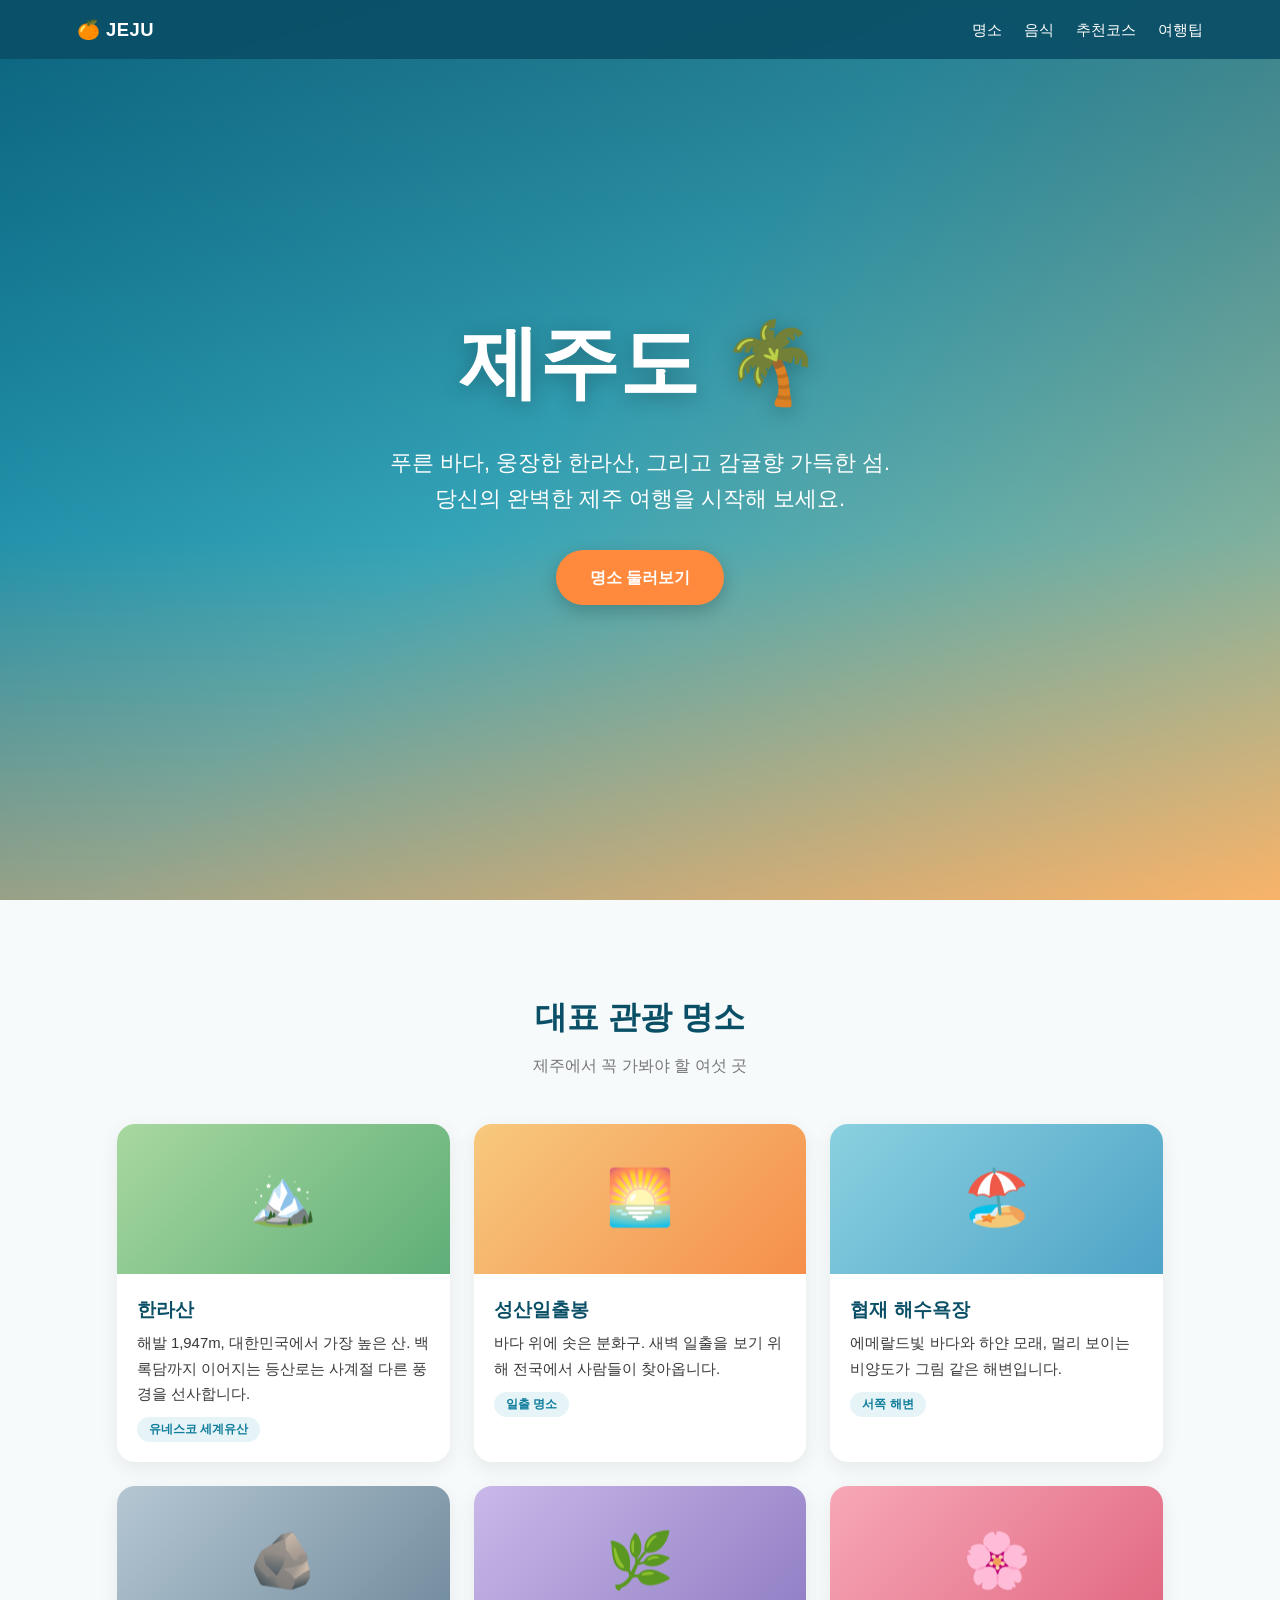
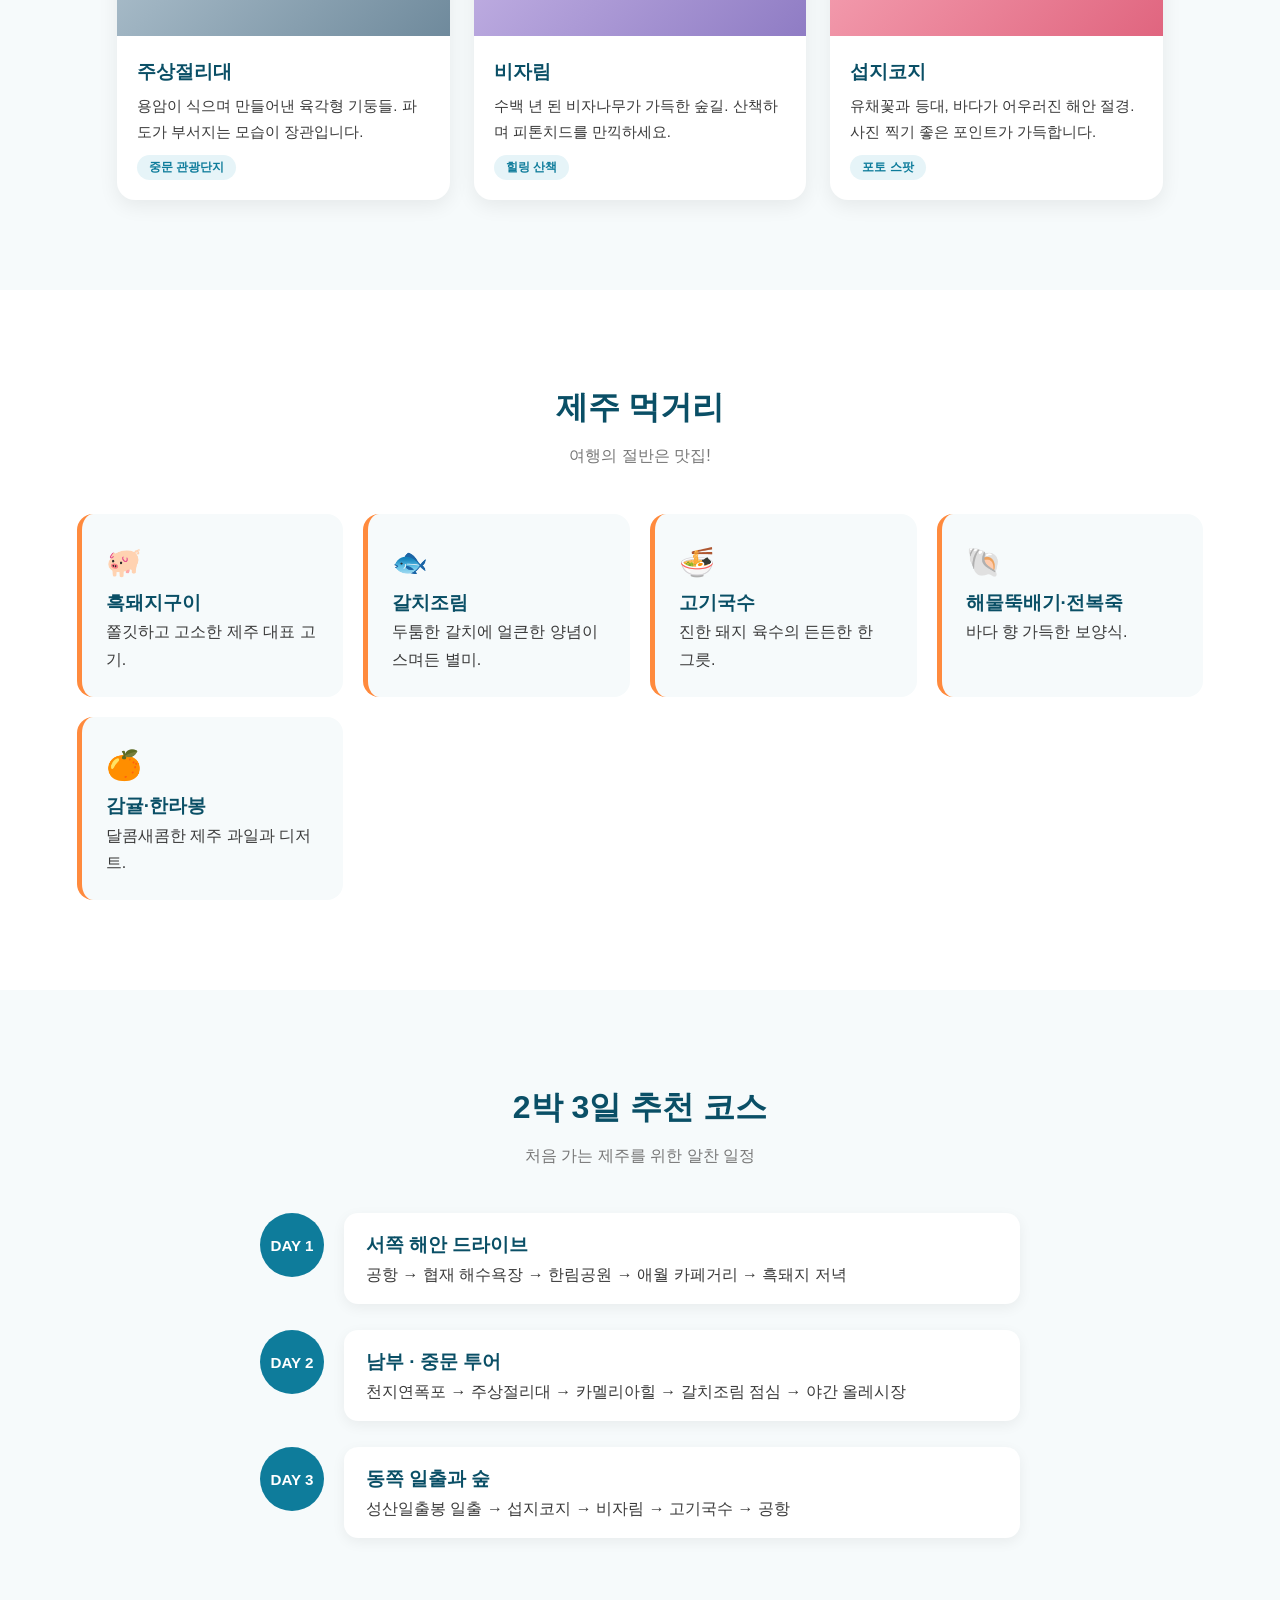
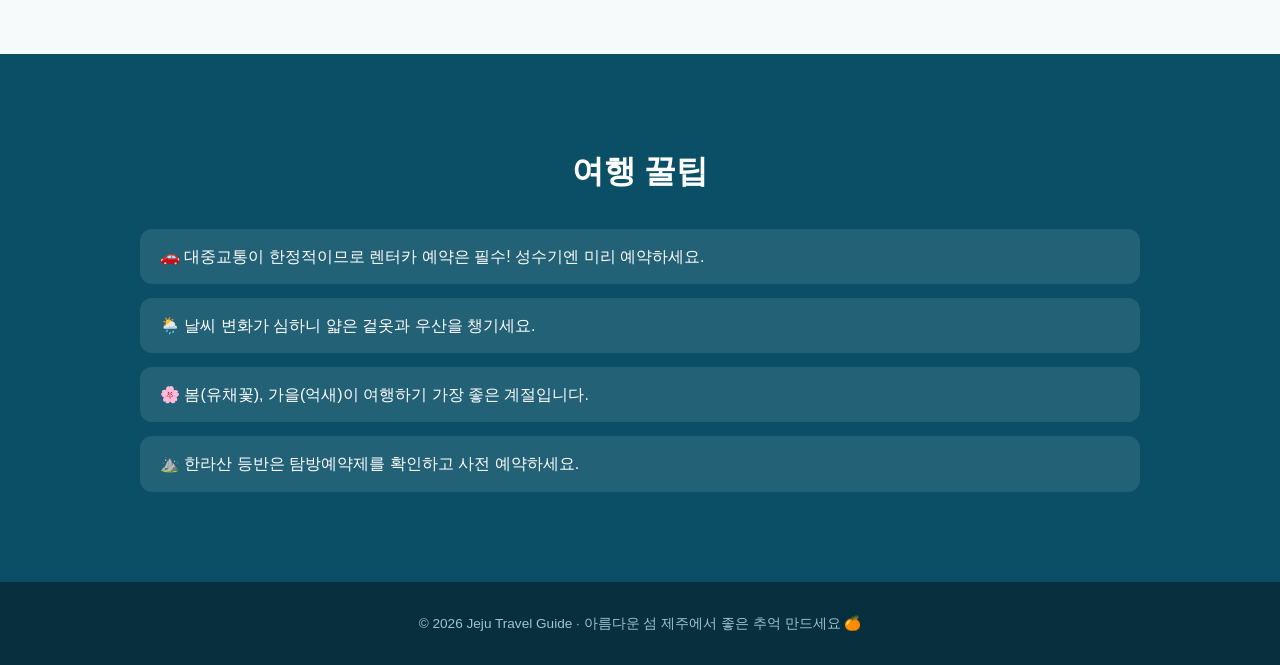
<file: index.html>
<!DOCTYPE html>
<html lang="ko">
<head>
<meta charset="UTF-8">
<meta name="viewport" content="width=device-width, initial-scale=1">
<title>제주도 관광 가이드</title>
<style>
  :root {
    --sea: #0e7c9b;
    --sea-dark: #0a4f66;
    --orange: #ff8a3d;
    --stone: #3a3a3a;
    --bg: #f6fafb;
    --card: #ffffff;
  }
  * { box-sizing: border-box; margin: 0; padding: 0; }
  html { scroll-behavior: smooth; }
  body {
    font-family: "Pretendard", "Malgun Gothic", "Apple SD Gothic Neo", sans-serif;
    color: var(--stone);
    background: var(--bg);
    line-height: 1.7;
  }
  a { color: inherit; text-decoration: none; }

  header.nav {
    position: fixed; top: 0; left: 0; right: 0; z-index: 10;
    display: flex; justify-content: space-between; align-items: center;
    padding: 14px 6vw;
    background: rgba(10, 79, 102, .92);
    backdrop-filter: blur(6px);
    color: #fff;
  }
  .nav .logo { font-weight: 800; font-size: 1.15rem; letter-spacing: .5px; }
  .nav ul { display: flex; gap: 22px; list-style: none; font-size: .95rem; }
  .nav ul a:hover { color: var(--orange); }

  .hero {
    min-height: 100vh;
    display: flex; flex-direction: column; justify-content: center; align-items: center;
    text-align: center; color: #fff; padding: 0 6vw;
    background:
      linear-gradient(180deg, rgba(10,79,102,.55), rgba(14,124,155,.35) 60%, rgba(255,138,61,.45)),
      linear-gradient(135deg, #0e7c9b 0%, #48b9c7 45%, #f4d58d 100%);
  }
  .hero h1 { font-size: clamp(2.6rem, 8vw, 5rem); font-weight: 900; text-shadow: 0 4px 20px rgba(0,0,0,.25); }
  .hero p { margin-top: 14px; font-size: clamp(1rem, 2.5vw, 1.35rem); max-width: 640px; }
  .btn {
    display: inline-block; margin-top: 32px; padding: 14px 34px;
    background: var(--orange); color: #fff; font-weight: 700;
    border-radius: 999px; transition: transform .2s, box-shadow .2s;
    box-shadow: 0 6px 18px rgba(0,0,0,.2);
  }
  .btn:hover { transform: translateY(-3px); box-shadow: 0 10px 24px rgba(0,0,0,.28); }

  section { padding: 90px 6vw; max-width: 1200px; margin: 0 auto; }
  section h2 { font-size: 2rem; color: var(--sea-dark); text-align: center; }
  section .sub { text-align: center; color: #777; margin: 8px 0 44px; }

  .grid { display: grid; grid-template-columns: repeat(auto-fit, minmax(250px, 1fr)); gap: 24px; }
  .card {
    background: var(--card); border-radius: 18px; overflow: hidden;
    box-shadow: 0 6px 20px rgba(0,0,0,.07); transition: transform .25s;
  }
  .card:hover { transform: translateY(-6px); }
  .thumb {
    height: 150px; display: flex; align-items: center; justify-content: center;
    font-size: 3.4rem;
  }
  .card .body { padding: 20px; }
  .card h3 { color: var(--sea-dark); margin-bottom: 6px; }
  .card p { font-size: .93rem; }
  .tag {
    display: inline-block; margin-top: 10px; padding: 2px 12px; font-size: .78rem;
    background: #e6f4f8; color: var(--sea); border-radius: 999px; font-weight: 600;
  }

  .t1 { background: linear-gradient(135deg, #8ad1e0, #4fa3c7); }
  .t2 { background: linear-gradient(135deg, #f7c97e, #f58f4b); }
  .t3 { background: linear-gradient(135deg, #a8d8a0, #5fae78); }
  .t4 { background: linear-gradient(135deg, #c9b8e8, #8f7cc4); }
  .t5 { background: linear-gradient(135deg, #f7a8b8, #e0657f); }
  .t6 { background: linear-gradient(135deg, #b5c7d3, #6f8a9c); }

  .food-wrap { background: #fff; max-width: none; }
  .food-wrap > div { max-width: 1200px; margin: 0 auto; }
  .food-list { display: grid; grid-template-columns: repeat(auto-fit, minmax(220px, 1fr)); gap: 20px; }
  .food {
    padding: 24px; border-radius: 16px; background: var(--bg);
    border-left: 5px solid var(--orange);
  }
  .food h3 { color: var(--sea-dark); }
  .food span { font-size: 1.8rem; }

  .course { max-width: 760px; margin: 0 auto; }
  .day { display: flex; gap: 20px; margin-bottom: 26px; }
  .day .n {
    flex: 0 0 64px; height: 64px; border-radius: 50%;
    background: var(--sea); color: #fff; font-weight: 800;
    display: flex; align-items: center; justify-content: center; font-size: .95rem;
  }
  .day .c { background: var(--card); padding: 16px 22px; border-radius: 14px; box-shadow: 0 4px 14px rgba(0,0,0,.06); flex: 1; }
  .day h3 { color: var(--sea-dark); }

  .tips { background: var(--sea-dark); color: #fff; max-width: none; }
  .tips > div { max-width: 1000px; margin: 0 auto; }
  .tips h2 { color: #fff; }
  .tips ul { list-style: none; margin-top: 30px; display: grid; gap: 14px; }
  .tips li { background: rgba(255,255,255,.1); padding: 14px 20px; border-radius: 12px; }

  footer { text-align: center; padding: 30px; background: #072f3e; color: #9fc3d0; font-size: .85rem; }

  @media (max-width: 640px) {
    .nav ul { display: none; }
    section { padding: 64px 6vw; }
  }
</style>
</head>
<body>

<header class="nav">
  <div class="logo">🍊 JEJU</div>
  <ul>
    <li><a href="#spots">명소</a></li>
    <li><a href="#food">음식</a></li>
    <li><a href="#course">추천코스</a></li>
    <li><a href="#tips">여행팁</a></li>
  </ul>
</header>

<div class="hero">
  <h1>제주도 🌴</h1>
  <p>푸른 바다, 웅장한 한라산, 그리고 감귤향 가득한 섬.<br>당신의 완벽한 제주 여행을 시작해 보세요.</p>
  <a class="btn" href="#spots">명소 둘러보기</a>
</div>

<section id="spots">
  <h2>대표 관광 명소</h2>
  <p class="sub">제주에서 꼭 가봐야 할 여섯 곳</p>
  <div class="grid">
    <div class="card"><div class="thumb t3">🏔️</div><div class="body"><h3>한라산</h3><p>해발 1,947m, 대한민국에서 가장 높은 산. 백록담까지 이어지는 등산로는 사계절 다른 풍경을 선사합니다.</p><span class="tag">유네스코 세계유산</span></div></div>
    <div class="card"><div class="thumb t2">🌅</div><div class="body"><h3>성산일출봉</h3><p>바다 위에 솟은 분화구. 새벽 일출을 보기 위해 전국에서 사람들이 찾아옵니다.</p><span class="tag">일출 명소</span></div></div>
    <div class="card"><div class="thumb t1">🏖️</div><div class="body"><h3>협재 해수욕장</h3><p>에메랄드빛 바다와 하얀 모래, 멀리 보이는 비양도가 그림 같은 해변입니다.</p><span class="tag">서쪽 해변</span></div></div>
    <div class="card"><div class="thumb t6">🪨</div><div class="body"><h3>주상절리대</h3><p>용암이 식으며 만들어낸 육각형 기둥들. 파도가 부서지는 모습이 장관입니다.</p><span class="tag">중문 관광단지</span></div></div>
    <div class="card"><div class="thumb t4">🌿</div><div class="body"><h3>비자림</h3><p>수백 년 된 비자나무가 가득한 숲길. 산책하며 피톤치드를 만끽하세요.</p><span class="tag">힐링 산책</span></div></div>
    <div class="card"><div class="thumb t5">🌸</div><div class="body"><h3>섭지코지</h3><p>유채꽃과 등대, 바다가 어우러진 해안 절경. 사진 찍기 좋은 포인트가 가득합니다.</p><span class="tag">포토 스팟</span></div></div>
  </div>
</section>

<section class="food-wrap" id="food">
  <div>
    <h2>제주 먹거리</h2>
    <p class="sub">여행의 절반은 맛집!</p>
    <div class="food-list">
      <div class="food"><span>🐖</span><h3>흑돼지구이</h3><p>쫄깃하고 고소한 제주 대표 고기.</p></div>
      <div class="food"><span>🐟</span><h3>갈치조림</h3><p>두툼한 갈치에 얼큰한 양념이 스며든 별미.</p></div>
      <div class="food"><span>🍜</span><h3>고기국수</h3><p>진한 돼지 육수의 든든한 한 그릇.</p></div>
      <div class="food"><span>🐚</span><h3>해물뚝배기·전복죽</h3><p>바다 향 가득한 보양식.</p></div>
      <div class="food"><span>🍊</span><h3>감귤·한라봉</h3><p>달콤새콤한 제주 과일과 디저트.</p></div>
    </div>
  </div>
</section>

<section id="course">
  <h2>2박 3일 추천 코스</h2>
  <p class="sub">처음 가는 제주를 위한 알찬 일정</p>
  <div class="course">
    <div class="day"><div class="n">DAY 1</div><div class="c"><h3>서쪽 해안 드라이브</h3><p>공항 → 협재 해수욕장 → 한림공원 → 애월 카페거리 → 흑돼지 저녁</p></div></div>
    <div class="day"><div class="n">DAY 2</div><div class="c"><h3>남부 · 중문 투어</h3><p>천지연폭포 → 주상절리대 → 카멜리아힐 → 갈치조림 점심 → 야간 올레시장</p></div></div>
    <div class="day"><div class="n">DAY 3</div><div class="c"><h3>동쪽 일출과 숲</h3><p>성산일출봉 일출 → 섭지코지 → 비자림 → 고기국수 → 공항</p></div></div>
  </div>
</section>

<section class="tips" id="tips">
  <div>
    <h2>여행 꿀팁</h2>
    <ul>
      <li>🚗 대중교통이 한정적이므로 렌터카 예약은 필수! 성수기엔 미리 예약하세요.</li>
      <li>🌦️ 날씨 변화가 심하니 얇은 겉옷과 우산을 챙기세요.</li>
      <li>🌸 봄(유채꽃), 가을(억새)이 여행하기 가장 좋은 계절입니다.</li>
      <li>⛰️ 한라산 등반은 탐방예약제를 확인하고 사전 예약하세요.</li>
    </ul>
  </div>
</section>

<footer>© 2026 Jeju Travel Guide · 아름다운 섬 제주에서 좋은 추억 만드세요 🍊</footer>

</body>
</html>
</file>
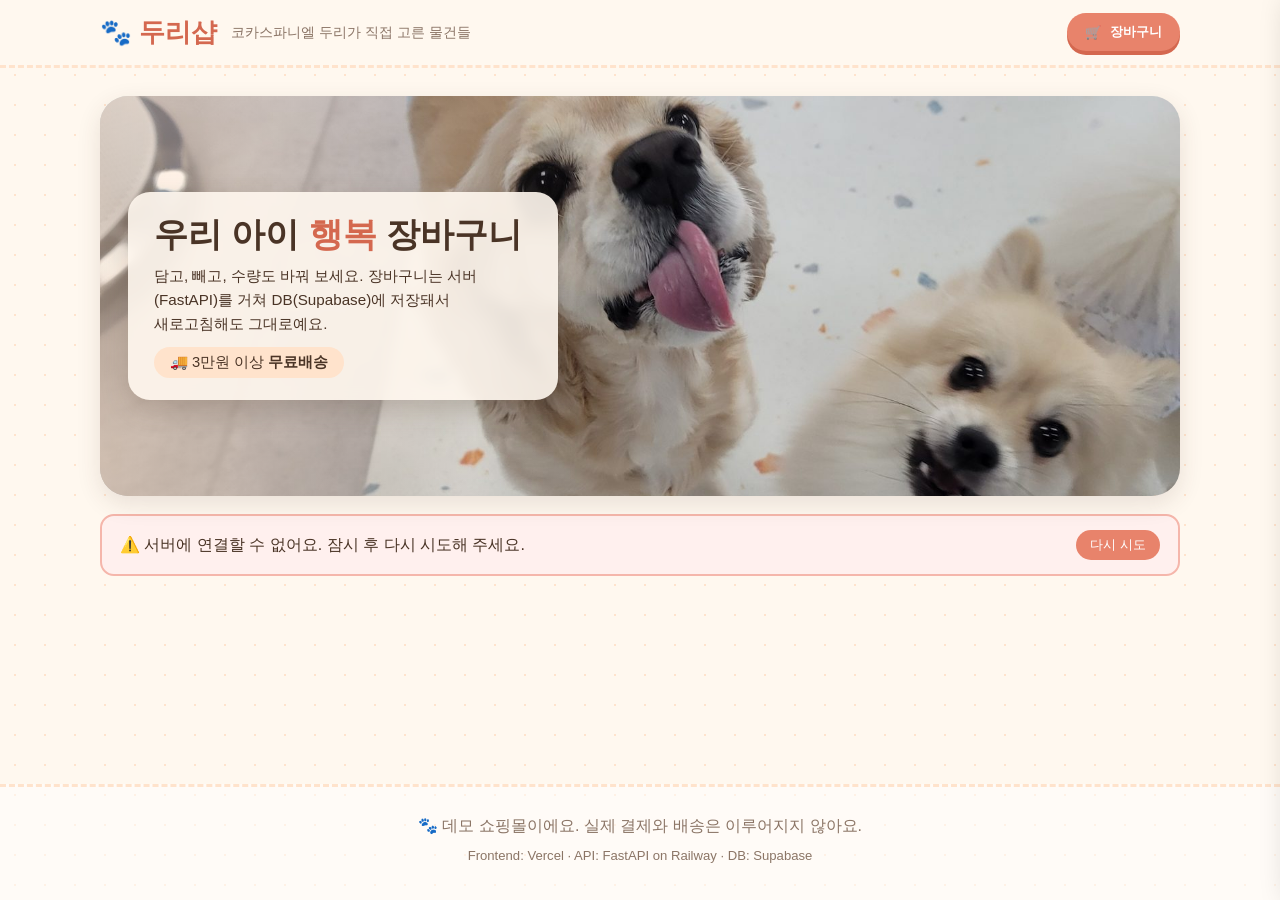
<file: frontend/index.html>
<!DOCTYPE html>
<html lang="ko">
<head>
<meta charset="UTF-8">
<meta name="viewport" content="width=device-width, initial-scale=1">
<title>두리샵 · 귀염둥이 용품점</title>
<meta name="description" content="코카스파니엘 두리가 고른 강아지 용품 — 장바구니 데모 (FastAPI + Supabase)">
<link rel="icon" href="data:image/svg+xml,%3Csvg xmlns='http://www.w3.org/2000/svg' viewBox='0 0 100 100'%3E%3Ctext y='.9em' font-size='90'%3E🐾%3C/text%3E%3C/svg%3E">
<link rel="stylesheet" href="style.css">
</head>
<body>

<header class="top">
  <div class="wrap bar">
    <a class="brand" href="./" aria-label="두리샵 홈"><span class="paw">🐾</span> 두리샵</a>
    <p class="tag">코카스파니엘 두리가 직접 고른 물건들</p>
    <button class="cart-btn" id="openCart" aria-label="장바구니 열기">
      <span class="bag">🛒</span>
      <span class="cart-label">장바구니</span>
      <span class="badge" id="badge" hidden>0</span>
    </button>
  </div>
</header>

<main class="wrap">
  <section class="hero" role="img" aria-label="혀를 낼름 내민 두리와 포메라니안 친구">
    <div class="hero-card">
      <h1>우리 아이 <em>행복</em> 장바구니</h1>
      <p>담고, 빼고, 수량도 바꿔 보세요. 장바구니는 서버(FastAPI)를 거쳐 DB(Supabase)에 저장돼서 새로고침해도 그대로예요.</p>
      <p class="ship">🚚 3만원 이상 <b>무료배송</b></p>
    </div>
  </section>

  <div class="alert" id="alert" role="alert" hidden></div>

  <nav class="chips" id="chips" aria-label="카테고리"></nav>
  <section class="grid" id="grid" aria-live="polite"></section>
</main>

<footer class="foot">
  <p>🐾 데모 쇼핑몰이에요. 실제 결제와 배송은 이루어지지 않아요.</p>
  <p class="small">Frontend: Vercel · API: FastAPI on Railway · DB: Supabase</p>
</footer>

<!-- 장바구니 서랍 -->
<div class="veil" id="veil" hidden></div>
<aside class="drawer" id="drawer" aria-hidden="true" aria-label="장바구니">
  <div class="d-head">
    <h2>🛒 내 장바구니 <small id="dCount"></small></h2>
    <button class="icon" id="closeCart" aria-label="닫기">✕</button>
  </div>
  <div class="ship-box" id="shipBox"></div>
  <ul class="lines" id="lines"></ul>
  <div class="d-empty" id="empty" hidden>
    <img class="pet" src="img/empty.jpg" alt="차 안에서 쿨쿨 자는 두리">
    <p>장바구니가 비어 있어요</p>
    <button class="ghost" id="goShop">쇼핑하러 가기</button>
  </div>
  <div class="d-foot" id="dFoot">
    <dl>
      <div><dt>상품금액</dt><dd id="sSub">0원</dd></div>
      <div><dt>배송비</dt><dd id="sShip">0원</dd></div>
      <div class="sum"><dt>결제 예정금액</dt><dd id="sTotal">0원</dd></div>
    </dl>
    <button class="primary" id="checkout">주문하기</button>
    <button class="link" id="clear">장바구니 비우기</button>
  </div>
</aside>

<!-- 주문 완료 -->
<div class="modal" id="modal" hidden>
  <div class="box">
    <img class="pet big" src="img/order.jpg" alt="간식을 기다리는 두리">
    <h3>주문이 접수됐어요!</h3>
    <p id="orderMsg"></p>
    <p class="small">데모라서 실제 결제·배송은 없어요. 장바구니는 비워졌어요.</p>
    <button class="primary" id="modalOk">계속 쇼핑하기</button>
  </div>
</div>

<div class="toast" id="toast" role="status" aria-live="polite"></div>

<script src="config.js"></script>
<script src="app.js"></script>
</body>
</html>
</file>
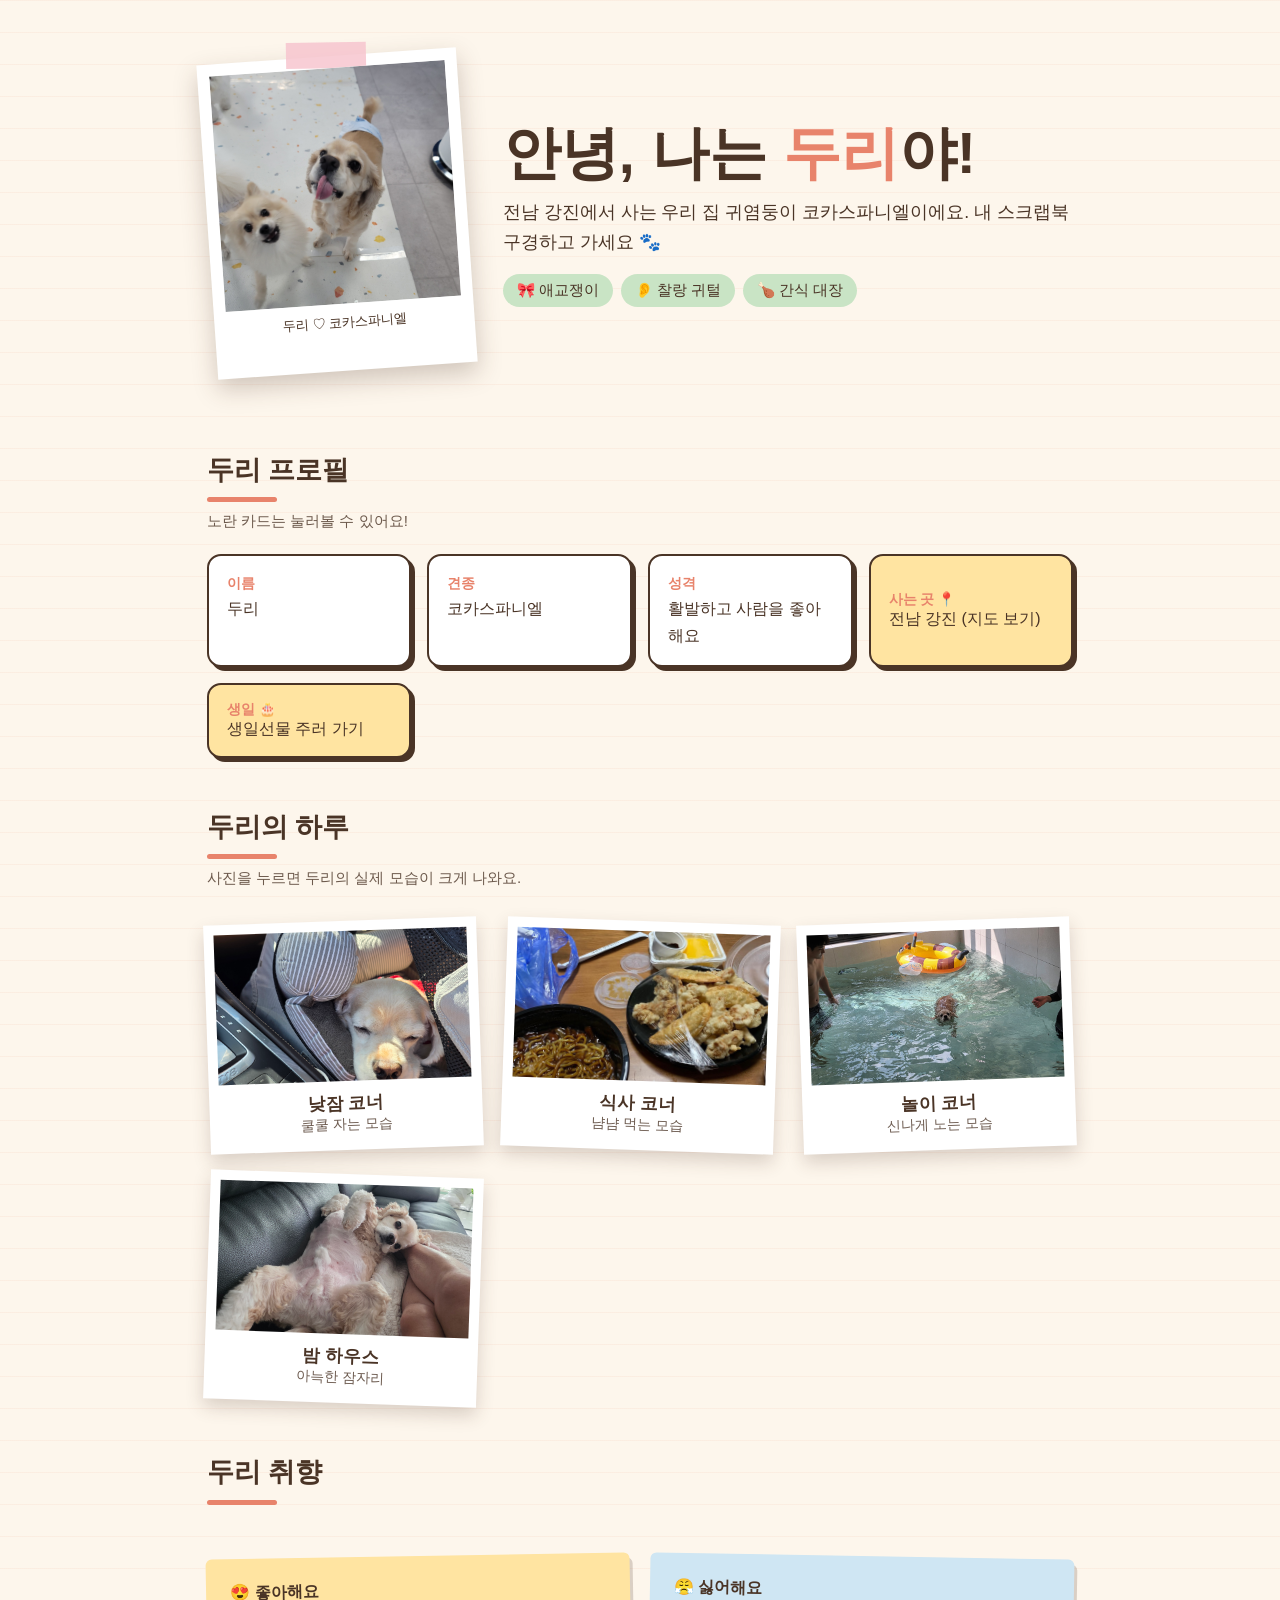
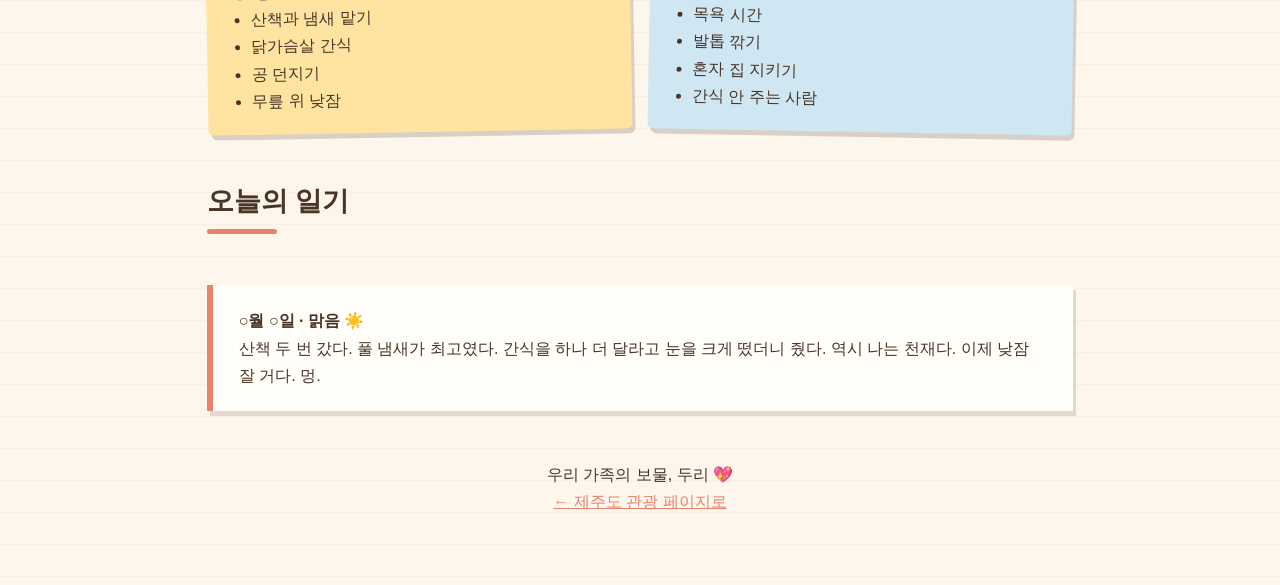
<file: duri.html>
<!DOCTYPE html>
<html lang="ko">
<head>
<meta charset="UTF-8">
<meta name="viewport" content="width=device-width, initial-scale=1">
<title>두리의 스크랩북 🐾</title>
<style>
  :root {
    --paper: #fdf6ec;
    --ink: #4a3426;
    --accent: #e8836b;
    --sky: #cfe6f3;
    --leaf: #c9e4c5;
    --sun: #ffe4a1;
    --rose: #f7c6cf;
  }
  * { box-sizing: border-box; margin: 0; padding: 0; }
  html { scroll-behavior: smooth; }
  body {
    font-family: "Jua", "Malgun Gothic", "Apple SD Gothic Neo", sans-serif;
    color: var(--ink); background: var(--paper); line-height: 1.7;
    background-image: linear-gradient(rgba(232,131,107,.08) 1px, transparent 1px);
    background-size: 100% 32px;
  }
  .wrap { max-width: 1020px; margin: 0 auto; padding: 0 6vw; }

  /* 상단 */
  /* 움직이는 사진: 같은 사진을 겹쳐 머리 부분만 부드럽게 오려 움직입니다 */
  .live { position: relative; aspect-ratio: 1 / 1; overflow: hidden; background: #eee; }
  .live img { position: absolute; inset: 0; width: 100%; height: 100%; object-fit: cover; display: block; }
  .live .base { animation: breathe 5s ease-in-out infinite; transform-origin: 50% 70%; }
  .live .layer { will-change: transform; }
  /* 두리 머리: 갸우뚱 + 끄덕 */
  .duri-head {
    -webkit-mask-image: radial-gradient(ellipse 21% 21% at 54% 47%, #000 55%, transparent 100%);
            mask-image: radial-gradient(ellipse 21% 21% at 54% 47%, #000 55%, transparent 100%);
    transform-origin: 56% 72%;
    animation: tilt 3.2s ease-in-out infinite;
  }
  /* 두리 혀: 낼름낼름 */
  .duri-tongue {
    -webkit-mask-image: radial-gradient(ellipse 7% 8% at 45.5% 50%, #000 50%, transparent 100%);
            mask-image: radial-gradient(ellipse 7% 8% at 45.5% 50%, #000 50%, transparent 100%);
    transform-origin: 45.5% 47%;
    animation: lick 1.1s ease-in-out infinite, tilt 3.2s ease-in-out infinite;
  }
  /* 포메라니안 머리: 신나서 까딱까딱 */
  .pom-head {
    -webkit-mask-image: radial-gradient(ellipse 20% 19% at 17% 62%, #000 55%, transparent 100%);
            mask-image: radial-gradient(ellipse 20% 19% at 17% 62%, #000 55%, transparent 100%);
    transform-origin: 14% 82%;
    animation: bounce 1.4s ease-in-out infinite;
  }
  @keyframes breathe { 50% { transform: scale(1.04); } }
  @keyframes tilt {
    0%, 100% { transform: rotate(-3.5deg) translateY(0); }
    50%      { transform: rotate(3.5deg) translateY(-6px); }
  }
  @keyframes lick {
    0%, 100% { scale: 1 1; }
    50%      { scale: 1.12 1.22; }
  }
  @keyframes bounce {
    0%, 100% { transform: rotate(-5deg) translateY(0); }
    30%      { transform: rotate(4deg) translateY(-9px); }
    60%      { transform: rotate(-2deg) translateY(-3px); }
  }
  @media (prefers-reduced-motion: reduce) {
    .live .base, .live .layer { animation: none; }
  }

  .top { padding: 56px 0 30px; display: grid; grid-template-columns: 260px 1fr; gap: 36px; align-items: center; }
  .polaroid {
    background: #fff; padding: 12px 12px 36px; box-shadow: 0 10px 24px rgba(74,52,38,.25);
    transform: rotate(-4deg); text-align: center; position: relative;
  }
  .polaroid::before { content: ""; position: absolute; top: -14px; left: 50%; width: 80px; height: 26px; margin-left: -40px; background: rgba(247,198,207,.85); transform: rotate(3deg); }
  .polaroid .pic { height: 190px; background: var(--sun); display: flex; align-items: center; justify-content: center; font-size: 5.5rem; background-size: cover; background-position: center; }
  .polaroid small { display: block; margin-top: 8px; }
  .top h1 { font-size: clamp(2.2rem, 7vw, 3.6rem); line-height: 1.2; }
  .top h1 em { color: var(--accent); font-style: normal; }
  .top p { margin-top: 10px; font-size: 1.1rem; }
  .chips { margin-top: 16px; display: flex; flex-wrap: wrap; gap: 8px; }
  .chip { padding: 4px 14px; border-radius: 999px; background: var(--leaf); font-size: .92rem; }

  h2 { font-size: 1.7rem; margin: 46px 0 6px; }
  h2::after { content: ""; display: block; width: 70px; height: 5px; margin-top: 4px; background: var(--accent); border-radius: 3px; }
  .sub { margin-bottom: 20px; font-size: .95rem; opacity: .8; }

  /* 프로필 */
  .facts { display: grid; grid-template-columns: repeat(auto-fit, minmax(190px, 1fr)); gap: 16px; }
  .fact { background: #fff; border-radius: 14px; padding: 16px 18px; border: 2px solid var(--ink); box-shadow: 4px 4px 0 var(--ink); font-family: inherit; text-align: left; color: inherit; font-size: 1rem; }
  .fact b { display: block; font-size: .85rem; color: var(--accent); }
  button.fact { cursor: pointer; background: var(--sun); transition: transform .15s; }
  button.fact:hover { transform: translate(-2px, -2px) rotate(-1deg); }

  /* 코너 */
  .corners { display: grid; grid-template-columns: repeat(auto-fit, minmax(210px, 1fr)); gap: 24px; padding-top: 10px; }
  .corner { background: #fff; padding: 10px 10px 16px; box-shadow: 0 8px 18px rgba(74,52,38,.2); cursor: pointer; border: 0; font-family: inherit; color: inherit; text-align: center; transition: transform .2s; }
  .corner:nth-child(odd) { transform: rotate(-2deg); }
  .corner:nth-child(even) { transform: rotate(2deg); }
  .corner:hover { transform: rotate(0) scale(1.05); }
  .corner .pic { height: 150px; display: flex; align-items: center; justify-content: center; font-size: 3.4rem; background-size: cover; background-position: center; }
  .corner:nth-child(1) .pic { background-color: var(--rose); }
  .corner:nth-child(2) .pic { background-color: var(--leaf); }
  .corner:nth-child(3) .pic { background-color: var(--sun); }
  .corner:nth-child(4) .pic { background-color: var(--sky); }
  .corner h3 { margin-top: 10px; font-size: 1.1rem; }
  .corner p { font-size: .88rem; opacity: .8; }

  /* 일기/좋아요 */
  .two { display: grid; grid-template-columns: 1fr 1fr; gap: 18px; }
  .note { padding: 20px 24px; border-radius: 6px; box-shadow: 3px 5px 0 rgba(74,52,38,.2); }
  .note.a { background: var(--sun); transform: rotate(-1deg); }
  .note.b { background: var(--sky); transform: rotate(1deg); }
  .note li { margin-left: 20px; }
  .diary { background: #fffef8; padding: 22px 26px; border-left: 6px solid var(--accent); box-shadow: 3px 5px 0 rgba(74,52,38,.15); }

  footer { text-align: center; padding: 50px 0 70px; }
  footer a { color: var(--accent); text-decoration: underline; }

  /* 팝업 */
  .modal { position: fixed; inset: 0; z-index: 50; display: none; align-items: center; justify-content: center; padding: 16px; background: rgba(74,52,38,.7); }
  .modal.open { display: flex; }
  .mbox { position: relative; width: min(680px, 100%); max-height: 92vh; overflow: auto; background: var(--paper); border-radius: 12px; padding: 24px; animation: pop .25s ease; }
  @keyframes pop { from { transform: scale(.85) rotate(-2deg); opacity: 0; } }
  .close { position: absolute; top: 10px; right: 12px; width: 34px; height: 34px; border: 2px solid var(--ink); border-radius: 50%; background: #fff; cursor: pointer; }
  .mbox h3 { font-size: 1.5rem; margin-bottom: 12px; padding-right: 40px; }
  .mbox img { display: block; width: 100%; border: 10px solid #fff; box-shadow: 0 6px 16px rgba(0,0,0,.25); }
  .mbox iframe { width: 100%; height: 380px; border: 0; }
  .cap { margin-top: 12px; text-align: center; }
  .empty { padding: 40px 18px; text-align: center; border: 3px dashed var(--accent); background: #fff; }
  .empty code { background: var(--sun); padding: 2px 8px; border-radius: 6px; }
  .gifts { display: grid; grid-template-columns: repeat(auto-fit, minmax(110px, 1fr)); gap: 12px; margin: 14px 0; }
  .gift { padding: 14px 6px; border: 2px solid var(--ink); border-radius: 12px; background: #fff; box-shadow: 3px 3px 0 var(--ink); font-family: inherit; font-size: 1rem; cursor: pointer; transition: transform .15s; }
  .gift:hover { transform: translate(-2px, -2px); }
  .gift span { display: block; font-size: 2.2rem; }
  .reaction { min-height: 100px; padding: 16px; background: var(--sun); text-align: center; border-radius: 12px; }
  .reaction .big { display: block; font-size: 3rem; animation: bob 1s ease-in-out infinite; }
  @keyframes bob { 50% { transform: translateY(-8px); } }

  @media (max-width: 640px) {
    .top { grid-template-columns: 1fr; text-align: center; }
    .polaroid { max-width: 260px; margin: 0 auto; }
    .chips { justify-content: center; }
    .two { grid-template-columns: 1fr; }
  }
</style>
</head>
<body>
<div class="wrap">

  <header class="top">
    <div class="polaroid">
      <div class="live" aria-label="두리와 친구 포메라니안이 움직이는 사진">
        <img class="base" src="photos/duri.jpg" alt="두리와 포메라니안">
        <img class="layer duri-head" src="photos/duri.jpg" alt="" aria-hidden="true">
        <img class="layer duri-tongue" src="photos/duri.jpg" alt="" aria-hidden="true">
        <img class="layer pom-head" src="photos/duri.jpg" alt="" aria-hidden="true">
      </div>
      <small>두리 ♡ 코카스파니엘</small>
    </div>
    <div>
      <h1>안녕, 나는 <em>두리</em>야!</h1>
      <p>전남 강진에서 사는 우리 집 귀염둥이 코카스파니엘이에요. 내 스크랩북 구경하고 가세요 🐾</p>
      <div class="chips"><span class="chip">🎀 애교쟁이</span><span class="chip">👂 찰랑 귀털</span><span class="chip">🍗 간식 대장</span></div>
    </div>
  </header>

  <h2>두리 프로필</h2>
  <p class="sub">노란 카드는 눌러볼 수 있어요!</p>
  <div class="facts">
    <div class="fact"><b>이름</b>두리</div>
    <div class="fact"><b>견종</b>코카스파니엘</div>
    <div class="fact"><b>성격</b>활발하고 사람을 좋아해요</div>
    <button class="fact" onclick="openMap()"><b>사는 곳 📍</b>전남 강진 (지도 보기)</button>
    <button class="fact" onclick="openGift()"><b>생일 🎂</b>생일선물 주러 가기</button>
  </div>

  <h2>두리의 하루</h2>
  <p class="sub">사진을 누르면 두리의 실제 모습이 크게 나와요.</p>
  <div class="corners">
    <button class="corner" onclick="openRoom(0)"><div class="pic">🛏️</div><h3>낮잠 코너</h3><p>쿨쿨 자는 모습</p></button>
    <button class="corner" onclick="openRoom(1)"><div class="pic">🥣</div><h3>식사 코너</h3><p>냠냠 먹는 모습</p></button>
    <button class="corner" onclick="openRoom(2)"><div class="pic">🎾</div><h3>놀이 코너</h3><p>신나게 노는 모습</p></button>
    <button class="corner" onclick="openRoom(3)"><div class="pic">🌙</div><h3>밤 하우스</h3><p>아늑한 잠자리</p></button>
  </div>

  <h2>두리 취향</h2>
  <p class="sub">&nbsp;</p>
  <div class="two">
    <div class="note a"><b>😍 좋아해요</b><ul><li>산책과 냄새 맡기</li><li>닭가슴살 간식</li><li>공 던지기</li><li>무릎 위 낮잠</li></ul></div>
    <div class="note b"><b>😤 싫어해요</b><ul><li>목욕 시간</li><li>발톱 깎기</li><li>혼자 집 지키기</li><li>간식 안 주는 사람</li></ul></div>
  </div>

  <h2>오늘의 일기</h2>
  <p class="sub">&nbsp;</p>
  <div class="diary">
    <b>○월 ○일 · 맑음 ☀️</b><br>
    산책 두 번 갔다. 풀 냄새가 최고였다. 간식을 하나 더 달라고 눈을 크게 떴더니 줬다. 역시 나는 천재다. 이제 낮잠 잘 거다. 멍.
  </div>

  <footer>우리 가족의 보물, 두리 💖<br><a href="index.html">← 제주도 관광 페이지로</a></footer>
</div>

<div class="modal" id="modal" onclick="if(event.target===this)closeModal()">
  <div class="mbox">
    <button class="close" onclick="closeModal()" aria-label="닫기">✕</button>
    <div id="mc"></div>
  </div>
</div>

<script>
  // 두리 실제 사진은 photos 폴더에 아래 이름으로 넣어주세요
  var ROOMS = [
    { t: "😴 낮잠 코너", p: "photos/nap.jpg",   c: "쿨쿨... 낮잠 자는 두리" },
    { t: "🍗 식사 코너", p: "photos/eat.jpg",   c: "냠냠! 맛있게 먹는 두리" },
    { t: "🎾 놀이 코너", p: "photos/play.jpg",  c: "신나게 노는 두리" },
    { t: "🌙 밤 하우스", p: "photos/night.jpg", c: "아늑한 밤 하우스의 두리" }
  ];
  var modal = document.getElementById("modal"), mc = document.getElementById("mc");
  function show(h) { mc.innerHTML = h; modal.classList.add("open"); }
  function closeModal() { modal.classList.remove("open"); mc.innerHTML = ""; }
  document.addEventListener("keydown", function (e) { if (e.key === "Escape") closeModal(); });

  function openRoom(i) {
    var r = ROOMS[i];
    show('<h3>' + r.t + '</h3><img src="' + r.p + '" alt="' + r.c +
      '" onerror="this.outerHTML=\'<div class=empty>🐶📷<br>아직 사진이 없어요!<br><code>' + r.p + '</code> 로 두리 사진을 넣어주세요</div>\'">' +
      '<p class="cap">' + r.c + '</p>');
  }
  function openMap() {
    show('<h3>📍 두리가 사는 곳: 전라남도 강진</h3>' +
      '<iframe src="https://www.google.com/maps?q=%EC%A0%84%EB%82%A8+%EA%B0%95%EC%A7%84&output=embed" loading="lazy" allowfullscreen></iframe>' +
      '<p class="cap">청자와 남도 바다의 고장, 강진 🐾</p>');
  }

  var GIFTS = [
    { e: "🍗", n: "닭가슴살", r: "꼬리 붕붕! 냠냠냠 😋", d: "🐶" },
    { e: "🎾", n: "테니스공", r: "던져줘 던져줘! 🎾", d: "🐕" },
    { e: "🧸", n: "곰인형", r: "새 친구다! 하루종일 물고 다닐래 🥰", d: "🐶" },
    { e: "🦴", n: "뼈 간식", r: "소중하니까 숨겨둘 거야 🤫", d: "🐕" },
    { e: "🎀", n: "리본", r: "나 예뻐? 귀에 달아줘! 💖", d: "🐩" },
    { e: "🎂", n: "강아지 케이크", r: "생일 축하해 두리야! 🎉", d: "🥳" }
  ], given = 0;
  function openGift() {
    given = 0;
    show('<h3>🎁 두리 생일선물 주기</h3><p>주고 싶은 선물을 골라 보세요!</p><div class="gifts">' +
      GIFTS.map(function (g, i) { return '<button class="gift" onclick="giveGift(' + i + ')"><span>' + g.e + '</span>' + g.n + '</button>'; }).join("") +
      '</div><div class="reaction" id="rx">선물을 눌러주세요 👆</div>');
  }
  function giveGift(i) {
    var g = GIFTS[i]; given++;
    document.getElementById("rx").innerHTML = '<span class="big">' + g.d + '</span>' + g.r + '<br><small>받은 선물: ' + given + '개 🎉</small>';
  }

  // 사진이 있으면 썸네일로 사용
  function useThumb(el, src) {
    var im = new Image();
    im.onload = function () { el.style.backgroundImage = "url(" + src + ")"; el.textContent = ""; };
    im.src = src;
  }
  document.querySelectorAll(".corner .pic").forEach(function (el, i) { useThumb(el, ROOMS[i].p); });
</script>
</body>
</html>
</file>
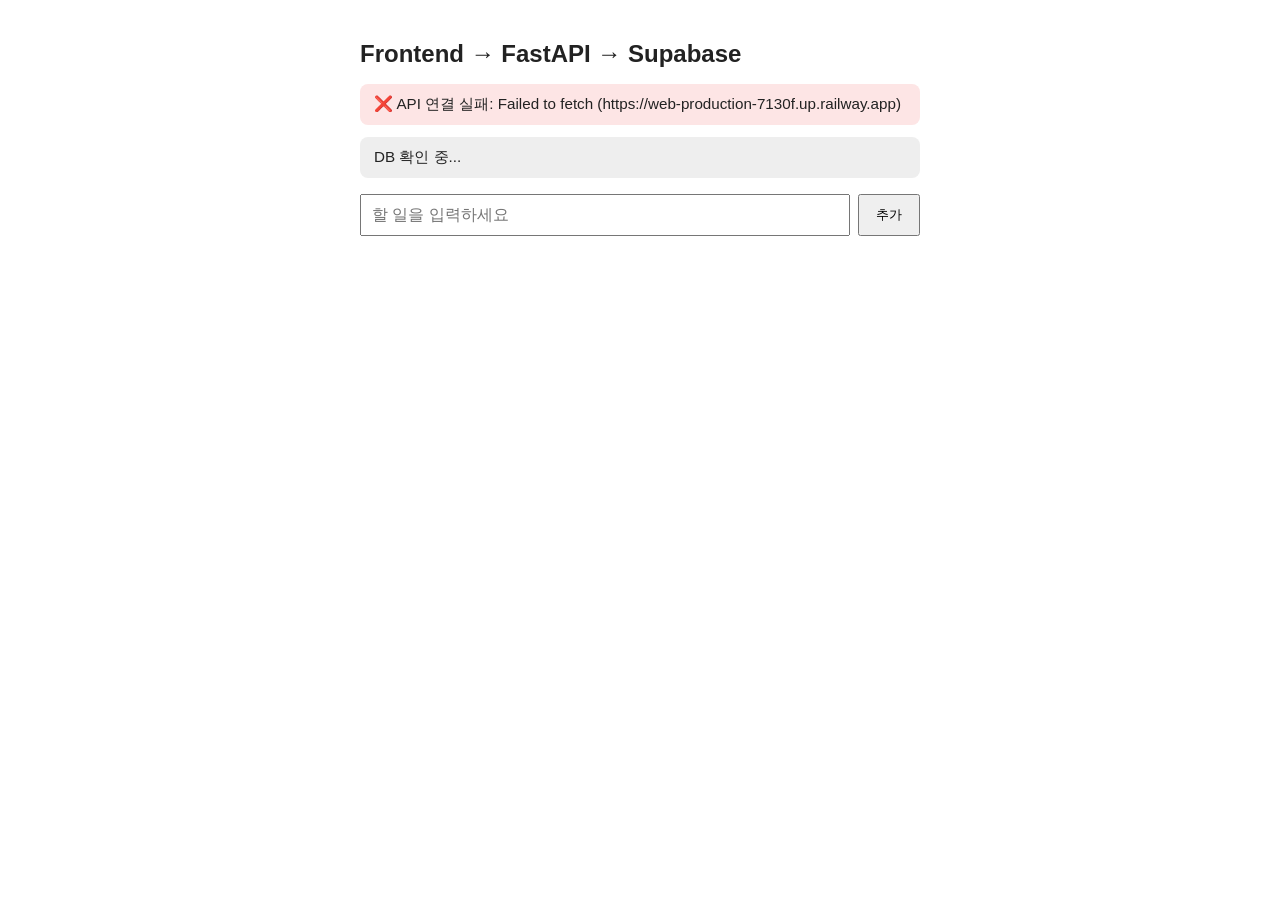
<file: frontend/status.html>
<!DOCTYPE html>
<html lang="ko">
<head>
<meta charset="UTF-8">
<meta name="viewport" content="width=device-width, initial-scale=1">
<title>Full Stack 테스트</title>
<style>
  body { font-family: "Malgun Gothic", sans-serif; max-width: 560px; margin: 40px auto; padding: 0 16px; color: #222; }
  h1 { font-size: 1.5rem; }
  .status { padding: 10px 14px; border-radius: 8px; margin: 12px 0; font-size: .95rem; }
  .ok { background: #e3f6e8; } .bad { background: #fde5e5; } .wait { background: #eee; }
  form { display: flex; gap: 8px; margin: 16px 0; }
  input[type=text] { flex: 1; padding: 10px; font-size: 1rem; }
  button { padding: 10px 16px; cursor: pointer; }
  ul { list-style: none; padding: 0; }
  li { display: flex; align-items: center; gap: 10px; padding: 8px 0; border-bottom: 1px solid #eee; }
  li span { flex: 1; } li.done span { text-decoration: line-through; opacity: .5; }
</style>
</head>
<body>
  <h1>Frontend → FastAPI → Supabase</h1>
  <div id="api" class="status wait">API 확인 중...</div>
  <div id="db" class="status wait">DB 확인 중...</div>

  <form id="form">
    <input type="text" id="title" placeholder="할 일을 입력하세요" required>
    <button>추가</button>
  </form>
  <ul id="list"></ul>

  <script src="config.js"></script>
  <script>
    const API = window.API_URL;
    const $ = (id) => document.getElementById(id);

    function setStatus(el, ok, text) {
      el.className = "status " + (ok ? "ok" : "bad");
      el.textContent = text;
    }

    async function call(path, options) {
      const res = await fetch(API + path, {
        headers: { "Content-Type": "application/json" },
        ...options,
      });
      if (!res.ok) {
        let msg = res.status;
        try { msg = (await res.json()).detail || msg; } catch (e) {}
        throw new Error(msg);
      }
      return res.status === 204 ? null : res.json();
    }

    async function check() {
      try { await call("/health"); setStatus($("api"), true, "✅ API 연결됨 (" + API + ")"); }
      catch (e) { setStatus($("api"), false, "❌ API 연결 실패: " + e.message + " (" + API + ")"); return; }
      try { await call("/health/db"); setStatus($("db"), true, "✅ Supabase 연결됨"); }
      catch (e) { setStatus($("db"), false, "❌ Supabase 오류: " + e.message); }
    }

    async function load() {
      try {
        const todos = await call("/todos");
        $("list").innerHTML = "";
        todos.forEach((t) => {
          const li = document.createElement("li");
          if (t.done) li.className = "done";
          li.innerHTML = '<input type="checkbox"' + (t.done ? " checked" : "") + '><span></span><button>삭제</button>';
          li.querySelector("span").textContent = t.title;
          li.querySelector("input").onchange = async (e) => {
            await call("/todos/" + t.id, { method: "PATCH", body: JSON.stringify({ done: e.target.checked }) });
            load();
          };
          li.querySelector("button").onclick = async () => {
            await call("/todos/" + t.id, { method: "DELETE" });
            load();
          };
          $("list").appendChild(li);
        });
      } catch (e) { /* 상태 박스에 이미 표시됨 */ }
    }

    $("form").onsubmit = async (e) => {
      e.preventDefault();
      await call("/todos", { method: "POST", body: JSON.stringify({ title: $("title").value }) });
      $("title").value = "";
      load();
    };

    check().then(load);
  </script>
</body>
</html>
</file>
<file: frontend/style.css>
:root {
  --cream: #fff8ef;
  --paper: #ffffff;
  --ink: #4a3426;
  --soft: #8b7566;
  --accent: #e8836b;
  --accent-d: #d4684f;
  --peach: #ffe3cc;
  --mint: #d6efdf;
  --sky: #d8e8f5;
  --rose: #fbd5dc;
  --sun: #ffeab0;
  --line: #f0e2d3;
  --shadow: 0 8px 24px rgba(74, 52, 38, .12);
  --r: 20px;
}
* { box-sizing: border-box; margin: 0; padding: 0; }
html { scroll-behavior: smooth; }
body {
  font-family: "Jua", "Pretendard", "Malgun Gothic", "Apple SD Gothic Neo", sans-serif;
  color: var(--ink);
  background: var(--cream);
  background-image: radial-gradient(var(--peach) 1.5px, transparent 1.5px);
  background-size: 30px 30px;
  line-height: 1.6;
  min-height: 100vh;
  display: flex; flex-direction: column;
}
button { font-family: inherit; color: inherit; cursor: pointer; border: 0; background: none; }
button:focus-visible, a:focus-visible { outline: 3px solid var(--accent); outline-offset: 2px; border-radius: 10px; }
[hidden] { display: none !important; }
.wrap { width: min(1080px, 100% - 32px); margin-inline: auto; }

/* 헤더 */
.top { position: sticky; top: 0; z-index: 30; background: rgba(255, 248, 239, .92); backdrop-filter: blur(8px); border-bottom: 3px dashed var(--peach); }
.bar { display: flex; align-items: center; gap: 14px; padding: 12px 0; }
.brand { font-size: 1.6rem; font-weight: 800; color: var(--accent-d); text-decoration: none; white-space: nowrap; }
.paw { display: inline-block; animation: wag 2.4s ease-in-out infinite; transform-origin: 70% 80%; }
@keyframes wag { 0%, 100% { transform: rotate(0); } 10%, 30% { transform: rotate(-14deg); } 20%, 40% { transform: rotate(14deg); } 50% { transform: rotate(0); } }
.tag { color: var(--soft); font-size: .9rem; flex: 1; }
.cart-btn { position: relative; display: flex; align-items: center; gap: 8px; padding: 10px 18px; border-radius: 999px; background: var(--accent); color: #fff; font-weight: 700; box-shadow: 0 4px 0 var(--accent-d); transition: transform .12s, box-shadow .12s; }
.cart-btn:hover { transform: translateY(-2px); box-shadow: 0 6px 0 var(--accent-d); }
.cart-btn:active { transform: translateY(2px); box-shadow: 0 2px 0 var(--accent-d); }
.badge { position: absolute; top: -8px; right: -6px; min-width: 24px; height: 24px; padding: 0 6px; border-radius: 999px; background: #fff; color: var(--accent-d); border: 2px solid var(--accent); font-size: .8rem; display: grid; place-items: center; }
.badge.bump { animation: bump .4s ease; }
@keyframes bump { 40% { transform: scale(1.5); } }

/* 히어로: 두리 사진이 배너 전체 배경 */
.hero { position: relative; display: flex; align-items: center; min-height: clamp(270px, 36vw, 400px); margin: 28px 0 18px; padding: 28px; background: #efe6da url("img/hero.jpg") 62% 38% / cover no-repeat; border-radius: 28px; box-shadow: var(--shadow); overflow: hidden; }
.hero::after { content: ""; position: absolute; inset: 0; background: linear-gradient(90deg, rgba(255, 227, 204, .55), rgba(255, 227, 204, 0) 45%); pointer-events: none; }
.hero-card { position: relative; z-index: 1; max-width: 430px; word-break: keep-all; padding: 22px 26px; background: rgba(255, 248, 239, .9); backdrop-filter: blur(6px); border-radius: 22px; box-shadow: 0 10px 28px rgba(74, 52, 38, .22); }
.hero h1 { font-size: clamp(1.5rem, 4vw, 2.1rem); line-height: 1.25; }
.hero h1 em { font-style: normal; color: var(--accent-d); }
.hero p { margin-top: 8px; font-size: .95rem; }
.hero .ship { display: inline-block; margin-top: 10px; padding: 4px 16px; background: var(--peach); border-radius: 999px; font-size: .92rem; }

.alert { margin: 12px 0; padding: 14px 18px; border-radius: 14px; background: #fff0ee; border: 2px solid #f5b6ab; display: flex; gap: 12px; align-items: center; justify-content: space-between; }
.alert button { padding: 6px 14px; border-radius: 999px; background: var(--accent); color: #fff; }

/* 카테고리 */
.chips { display: flex; flex-wrap: wrap; gap: 8px; margin: 14px 0 18px; }
.chip { padding: 8px 18px; border-radius: 999px; background: var(--paper); border: 2px solid var(--line); transition: all .15s; }
.chip:hover { border-color: var(--accent); }
.chip.on { background: var(--ink); color: #fff; border-color: var(--ink); }

/* 상품 */
.grid { display: grid; grid-template-columns: repeat(auto-fill, minmax(230px, 1fr)); gap: 20px; padding-bottom: 40px; }
.card { background: var(--paper); border-radius: var(--r); overflow: hidden; box-shadow: var(--shadow); display: flex; flex-direction: column; transition: transform .2s, box-shadow .2s; animation: rise .45s ease both; }
.card:hover { transform: translateY(-6px); box-shadow: 0 14px 30px rgba(74, 52, 38, .18); }
@keyframes rise { from { opacity: 0; transform: translateY(14px); } }
.art { height: 160px; display: grid; place-items: center; font-size: 4.6rem; position: relative; }
.art span { transition: transform .3s; filter: drop-shadow(0 6px 6px rgba(0, 0, 0, .15)); }
.card:hover .art span { transform: scale(1.15) rotate(-6deg); }
.art.c-간식 { background: linear-gradient(135deg, var(--sun), #ffd28a); }
.art.c-장난감 { background: linear-gradient(135deg, var(--sky), #b9d3ee); }
.art.c-용품 { background: linear-gradient(135deg, var(--mint), #b4e0c4); }
.art.c-패션 { background: linear-gradient(135deg, var(--rose), #f7b3c0); }
.cat { position: absolute; top: 10px; left: 10px; padding: 2px 10px; border-radius: 999px; background: rgba(255, 255, 255, .85); font-size: .75rem; }
.info { padding: 14px 16px 16px; display: flex; flex-direction: column; gap: 4px; flex: 1; }
.info h3 { font-size: 1.05rem; line-height: 1.3; }
.info p { font-size: .85rem; color: var(--soft); flex: 1; }
.buy { display: flex; align-items: center; justify-content: space-between; margin-top: 10px; }
.price { font-size: 1.15rem; font-weight: 800; color: var(--accent-d); }
.add { padding: 9px 16px; border-radius: 999px; background: var(--ink); color: #fff; font-size: .9rem; transition: transform .12s, background .15s; }
.add:hover { background: var(--accent-d); transform: scale(1.06); }
.add:disabled { opacity: .6; cursor: wait; }
.add.done { background: #3aa76d; }

.skeleton { height: 300px; border-radius: var(--r); background: linear-gradient(90deg, #f6ebdd 25%, #fff3e6 50%, #f6ebdd 75%); background-size: 200% 100%; animation: shimmer 1.2s linear infinite; }
@keyframes shimmer { to { background-position: -200% 0; } }
.nothing { grid-column: 1 / -1; text-align: center; padding: 50px 0; color: var(--soft); }

/* 서랍 */
.veil { position: fixed; inset: 0; background: rgba(74, 52, 38, .45); z-index: 40; animation: fade .25s; }
@keyframes fade { from { opacity: 0; } }
.drawer { position: fixed; top: 0; right: 0; bottom: 0; width: min(420px, 100%); background: var(--cream); z-index: 50; display: flex; flex-direction: column; transform: translateX(105%); transition: transform .32s cubic-bezier(.2, .8, .2, 1); box-shadow: -10px 0 30px rgba(0, 0, 0, .2); }
.drawer.open { transform: none; }
.d-head { display: flex; align-items: center; justify-content: space-between; padding: 18px 20px 10px; }
.d-head h2 { font-size: 1.3rem; }
.d-head small { font-size: .9rem; color: var(--soft); }
.icon { width: 36px; height: 36px; border-radius: 50%; background: var(--paper); border: 2px solid var(--line); }
.ship-box { margin: 0 20px 10px; padding: 12px 14px; background: var(--paper); border-radius: 14px; font-size: .9rem; }
.meter { height: 10px; margin-top: 8px; background: var(--line); border-radius: 999px; overflow: hidden; }
.meter i { display: block; height: 100%; background: linear-gradient(90deg, var(--accent), #f2b25c); border-radius: 999px; transition: width .4s; }
.lines { list-style: none; flex: 1; overflow-y: auto; padding: 0 20px; display: flex; flex-direction: column; gap: 10px; }
.line { display: grid; grid-template-columns: 56px 1fr auto; gap: 12px; align-items: center; padding: 12px; background: var(--paper); border-radius: 16px; animation: rise .3s ease both; }
.line .th { width: 56px; height: 56px; border-radius: 14px; display: grid; place-items: center; font-size: 2rem; }
.line .nm { font-size: .95rem; line-height: 1.3; }
.line .pr { font-size: .85rem; color: var(--soft); }
.line .lt { font-weight: 800; color: var(--accent-d); text-align: right; }
.line .rm { display: block; margin: 4px 0 0 auto; font-size: .78rem; color: var(--soft); text-decoration: underline; }
.step { display: inline-flex; align-items: center; margin-top: 6px; border: 2px solid var(--line); border-radius: 999px; overflow: hidden; }
.step button { width: 30px; height: 28px; font-size: 1.1rem; }
.step button:hover { background: var(--peach); }
.step output { min-width: 30px; text-align: center; font-weight: 700; }
.d-empty { flex: 1; display: grid; place-content: center; text-align: center; color: var(--soft); gap: 8px; }
.pet { width: 150px; height: 150px; margin: 0 auto; object-fit: cover; border-radius: 50%; border: 5px solid #fff; box-shadow: var(--shadow); }
.d-foot { padding: 14px 20px 20px; background: var(--paper); border-top: 3px dashed var(--peach); }
.d-foot dl > div { display: flex; justify-content: space-between; padding: 3px 0; }
.d-foot .sum { margin-top: 6px; padding-top: 8px; border-top: 2px solid var(--line); font-size: 1.15rem; font-weight: 800; }
.d-foot .sum dd { color: var(--accent-d); }
.primary { width: 100%; margin-top: 12px; padding: 14px; border-radius: 16px; background: var(--accent); color: #fff; font-size: 1.1rem; font-weight: 800; box-shadow: 0 4px 0 var(--accent-d); transition: transform .12s, box-shadow .12s; }
.primary:hover { transform: translateY(-2px); box-shadow: 0 6px 0 var(--accent-d); }
.primary:active { transform: translateY(2px); box-shadow: 0 2px 0 var(--accent-d); }
.primary:disabled { opacity: .6; cursor: wait; }
.link { display: block; margin: 10px auto 0; font-size: .85rem; color: var(--soft); text-decoration: underline; }
.ghost { padding: 10px 20px; border-radius: 999px; border: 2px solid var(--accent); color: var(--accent-d); }

/* 모달 / 토스트 */
.modal { position: fixed; inset: 0; z-index: 60; background: rgba(74, 52, 38, .55); display: grid; place-items: center; padding: 16px; animation: fade .25s; }
.box { width: min(380px, 100%); padding: 28px; text-align: center; background: var(--paper); border-radius: 26px; animation: pop .3s ease; }
@keyframes pop { from { transform: scale(.85); opacity: 0; } }
.box .pet.big { width: 170px; height: 170px; margin-bottom: 8px; animation: bob 2s ease-in-out infinite; }
.box h3 { font-size: 1.4rem; margin: 4px 0; }
.small { font-size: .82rem; color: var(--soft); margin-top: 6px; }
.toast { position: fixed; left: 50%; bottom: 26px; z-index: 70; transform: translate(-50%, 30px); opacity: 0; padding: 12px 22px; border-radius: 999px; background: var(--ink); color: #fff; pointer-events: none; transition: all .3s; max-width: calc(100% - 32px); text-align: center; }
.toast.show { transform: translate(-50%, 0); opacity: 1; }

.foot { margin-top: auto; padding: 26px 16px 34px; text-align: center; color: var(--soft); border-top: 3px dashed var(--peach); background: rgba(255, 255, 255, .5); }

@media (max-width: 640px) {
  .tag, .cart-label { display: none; }
  .bar { justify-content: space-between; }
  .hero { display: block; min-height: 0; padding: 0; background: var(--paper); }
  .hero::before { content: ""; display: block; height: 230px; background: #efe6da url("img/hero.jpg") 64% 30% / cover no-repeat; }
  .hero::after { display: none; }
  .hero-card { max-width: none; padding: 18px 20px 20px; background: var(--paper); border-radius: 0; box-shadow: none; backdrop-filter: none; }
  .grid { grid-template-columns: repeat(2, 1fr); gap: 12px; }
  .art { height: 120px; font-size: 3.4rem; }
  .info p { display: none; }
}
@media (prefers-reduced-motion: reduce) { *, *::before, *::after { animation: none !important; transition: none !important; } }
</file>
